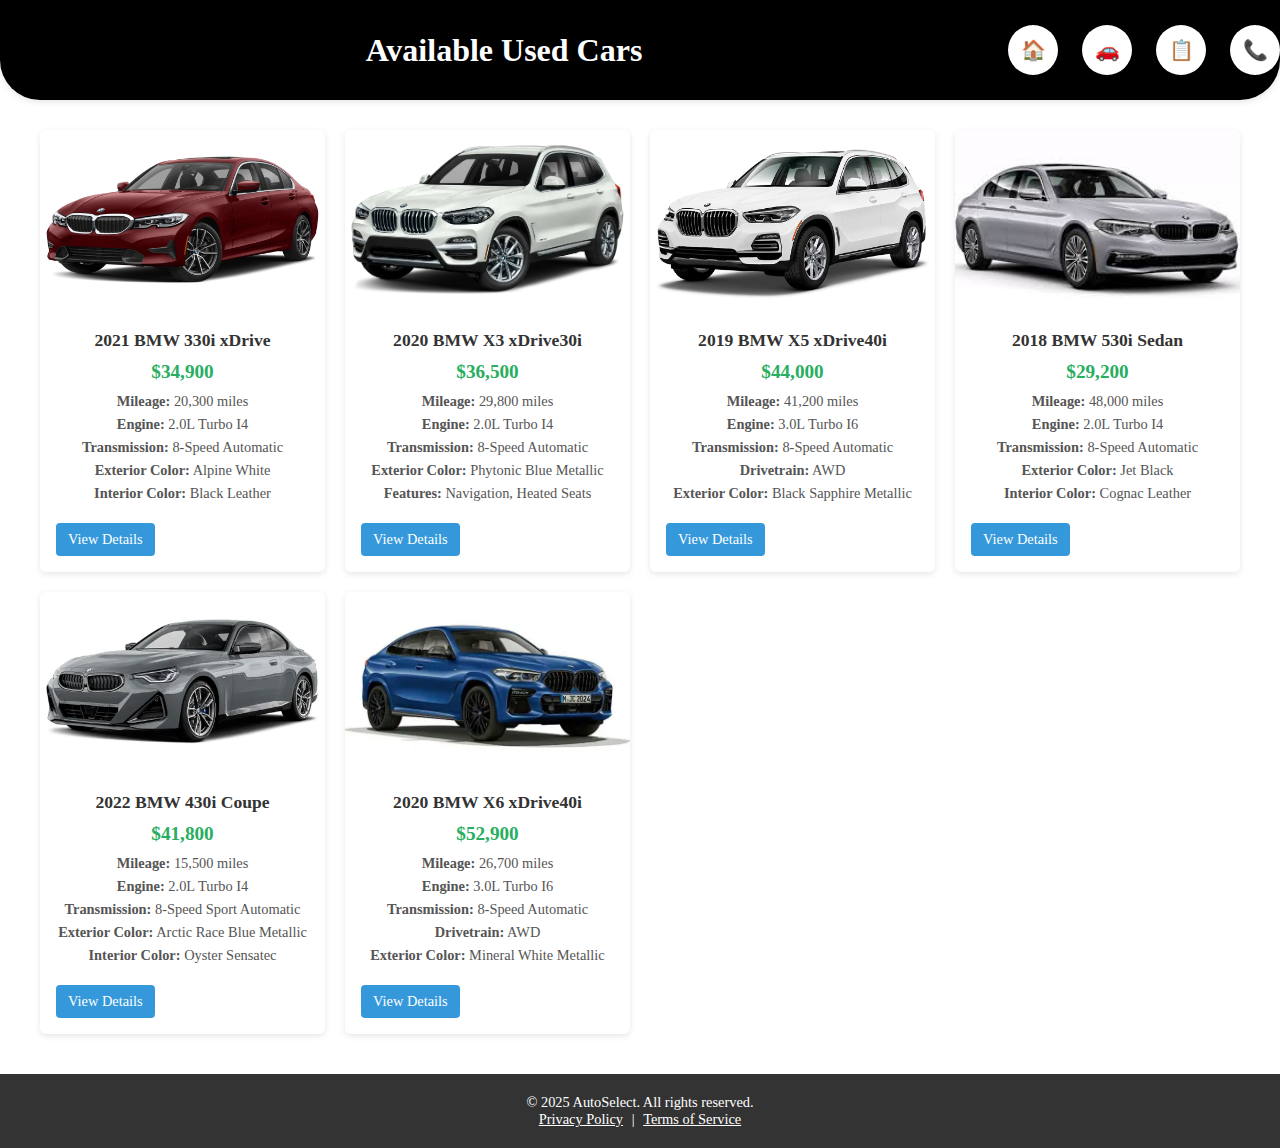
<file: BMW-used.html>
<!-- 

Welcome to GDB Online.
GDB online is an online compiler and debugger tool for C, C++, Python, Java, PHP, Ruby, Perl,
C#, OCaml, VB, Swift, Pascal, Fortran, Haskell, Objective-C, Assembly, HTML, CSS, JS, SQLite, Prolog.
Code, Compile, Run and Debug online from anywhere in world.

-->

<!DOCTYPE html>
<html lang="en">
<head>
    <meta charset="UTF-8">
    <meta name="viewport" content="width=device-width, initial-scale=1.0">
    <title>Used Car Listings</title>
    <link rel="stylesheet" href="used_cars_styling.css">
    
</head>

<body>

<div class="title">
    <p class="title-text">Available Used Cars</p>
    <a href="#" class="home-button">🏠</a>
    &nbsp;&nbsp;&nbsp;
    <a href="#" class="home-button">🚗</a>
    &nbsp;&nbsp;&nbsp;
    <a href="#" class="home-button">📋</a>
    &nbsp;&nbsp;&nbsp;
    <a href="#" class="home-button">📞</a>
</div>

<div class="car-listings-container">

    <!-- Car Card 1 -->
    <div class="car-card">
        <div class="car-image">
            <img src="2021BMW.webp" alt="2021 BMW 330i xDrive">
        </div>
        <div class="car-details">
            <h3>2021 BMW 330i xDrive</h3>
            <p class="car-price">$34,900</p>
            <ul class="car-specs">
                <li><strong>Mileage:</strong> 20,300 miles</li>
                <li><strong>Engine:</strong> 2.0L Turbo I4</li>
                <li><strong>Transmission:</strong> 8-Speed Automatic</li>
                <li><strong>Exterior Color:</strong> Alpine White</li>
                <li><strong>Interior Color:</strong> Black Leather</li>
            </ul>
            <a href="#" class="details-button">View Details</a>
        </div>
    </div>

    <!-- Car Card 2 -->
    <div class="car-card">
        <div class="car-image">
            <img src="2020BMW.webp" alt="2020 BMW X3 xDrive30i">
        </div>
        <div class="car-details">
            <h3>2020 BMW X3 xDrive30i</h3>
            <p class="car-price">$36,500</p>
            <ul class="car-specs">
                <li><strong>Mileage:</strong> 29,800 miles</li>
                <li><strong>Engine:</strong> 2.0L Turbo I4</li>
                <li><strong>Transmission:</strong> 8-Speed Automatic</li>
                <li><strong>Exterior Color:</strong> Phytonic Blue Metallic</li>
                <li><strong>Features:</strong> Navigation, Heated Seats</li>
            </ul>
            <a href="#" class="details-button">View Details</a>
        </div>
    </div>

    <!-- Car Card 3 -->
    <div class="car-card">
        <div class="car-image">
            <img src="2019BMW.avif" alt="2019 BMW X5 xDrive40i">
        </div>
        <div class="car-details">
            <h3>2019 BMW X5 xDrive40i</h3>
            <p class="car-price">$44,000</p>
            <ul class="car-specs">
                <li><strong>Mileage:</strong> 41,200 miles</li>
                <li><strong>Engine:</strong> 3.0L Turbo I6</li>
                <li><strong>Transmission:</strong> 8-Speed Automatic</li>
                <li><strong>Drivetrain:</strong> AWD</li>
                <li><strong>Exterior Color:</strong> Black Sapphire Metallic</li>
            </ul>
            <a href="#" class="details-button">View Details</a>
        </div>
    </div>
<!-- Car Card 4 -->
<div class="car-card">
    <div class="car-image">
        <img src="2018BMW.jpg" alt="2018 BMW 530i Sedan">
    </div>
    <div class="car-details">
        <h3>2018 BMW 530i Sedan</h3>
        <p class="car-price">$29,200</p>
        <ul class="car-specs">
            <li><strong>Mileage:</strong> 48,000 miles</li>
            <li><strong>Engine:</strong> 2.0L Turbo I4</li>
            <li><strong>Transmission:</strong> 8-Speed Automatic</li>
            <li><strong>Exterior Color:</strong> Jet Black</li>
            <li><strong>Interior Color:</strong> Cognac Leather</li>
        </ul>
        <a href="#" class="details-button">View Details</a>
    </div>
</div>

<!-- Car Card 5 -->
<div class="car-card">
    <div class="car-image">
        <img src="2022BMW.webp" alt="2022 BMW 430i Coupe">
    </div>
    <div class="car-details">
        <h3>2022 BMW 430i Coupe</h3>
        <p class="car-price">$41,800</p>
        <ul class="car-specs">
            <li><strong>Mileage:</strong> 15,500 miles</li>
            <li><strong>Engine:</strong> 2.0L Turbo I4</li>
            <li><strong>Transmission:</strong> 8-Speed Sport Automatic</li>
            <li><strong>Exterior Color:</strong> Arctic Race Blue Metallic</li>
            <li><strong>Interior Color:</strong> Oyster Sensatec</li>
        </ul>
        <a href="#" class="details-button">View Details</a>
    </div>
</div>

<!-- Car Card 6 -->
<div class="car-card">
    <div class="car-image">
        <img src="2020BMW-2.webp" alt="2020 BMW X6 xDrive40i">
    </div>
    <div class="car-details">
        <h3>2020 BMW X6 xDrive40i</h3>
        <p class="car-price">$52,900</p>
        <ul class="car-specs">
            <li><strong>Mileage:</strong> 26,700 miles</li>
            <li><strong>Engine:</strong> 3.0L Turbo I6</li>
            <li><strong>Transmission:</strong> 8-Speed Automatic</li>
            <li><strong>Drivetrain:</strong> AWD</li>
            <li><strong>Exterior Color:</strong> Mineral White Metallic</li>
        </ul>
        <a href="#" class="details-button">View Details</a>
    </div>
</div>

</div> <!-- end car-listings-container -->

<footer class="site-footer">
    <div class="container">
        <p>&copy; 2025 AutoSelect. All rights reserved.</p>
        <p><a href="#">Privacy Policy</a> | <a href="#">Terms of Service</a></p>
    </div>
</footer>

</body>
</html>
</file>
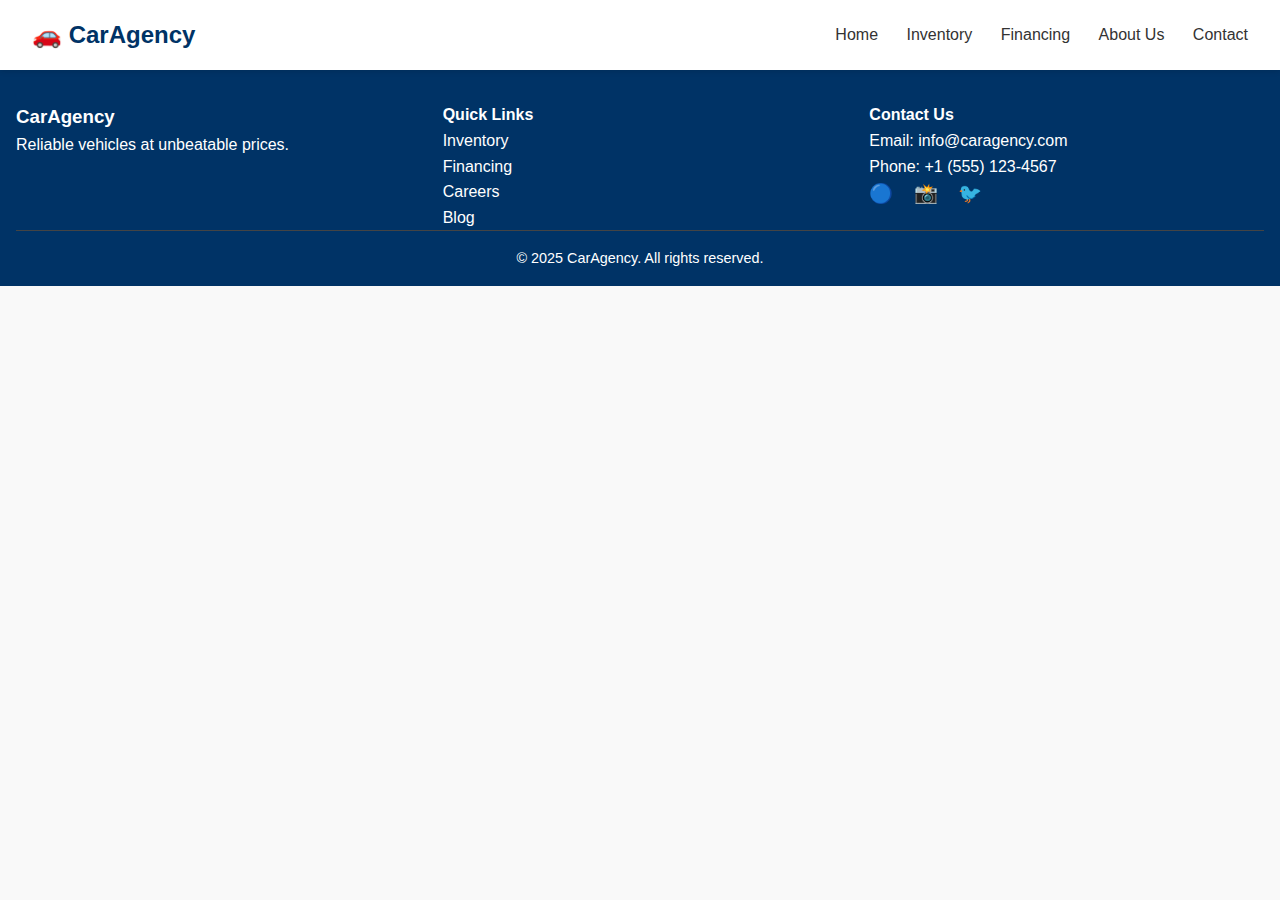
<file: header&footer.html>
<!DOCTYPE html>
<html lang="en">
<head>
  <meta charset="UTF-8" />
  <meta name="viewport" content="width=device-width, initial-scale=1.0"/>
  <title>Car Agency</title>
  <link rel="stylesheet" href="header_footer.css" />
</head>
<body>

  <!-- HEADER -->
  <header class="site-header">
    <div class="container">
      <div class="logo">🚗 CarAgency</div>
      <nav class="main-nav">
        <a href="#">Home</a>
        <a href="#">Inventory</a>
        <a href="#">Financing</a>
        <a href="#">About Us</a>
        <a href="#">Contact</a>
      </nav>
    </div>
  </header>

  <main class="content">
    <!-- Page content goes here -->
  </main>

  <!-- FOOTER -->
  <footer class="site-footer">
    <div class="container">
      <div class="footer-left">
        <h3>CarAgency</h3>
        <p>Reliable vehicles at unbeatable prices.</p>
      </div>
      <div class="footer-center">
        <h4>Quick Links</h4>
        <ul>
          <li><a href="#">Inventory</a></li>
          <li><a href="#">Financing</a></li>
          <li><a href="#">Careers</a></li>
          <li><a href="#">Blog</a></li>
        </ul>
      </div>
      <div class="footer-right">
        <h4>Contact Us</h4>
        <p>Email: info@caragency.com</p>
        <p>Phone: +1 (555) 123-4567</p>
        <div class="social-icons">
          <a href="#">🔵</a>
          <a href="#">📸</a>
          <a href="#">🐦</a>
        </div>
      </div>
    </div>
    <div class="footer-bottom">
      <p>&copy; 2025 CarAgency. All rights reserved.</p>
    </div>
  </footer>

</body>
</html>
</file>
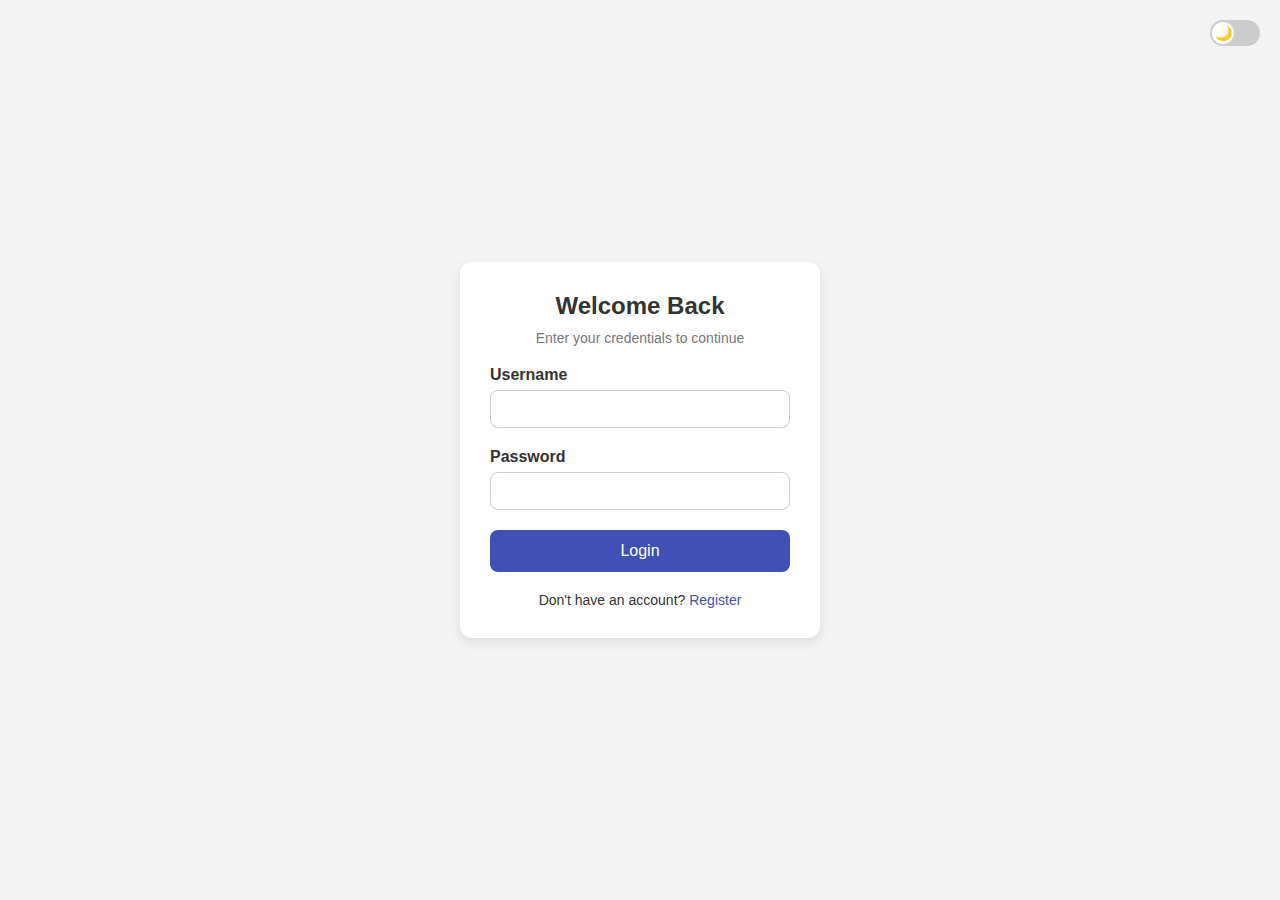
<file: login.html>
<!DOCTYPE html>
<html lang="en">
<head>
    <meta charset="UTF-8">
    <title>Login</title>
    <style>
        * {
            box-sizing: border-box;
            margin: 0;
            padding: 0;
            font-family: 'Segoe UI', Tahoma, Geneva, Verdana, sans-serif;
        }

        body {
            background-color: #f4f4f4;
            color: #333;
            min-height: 100vh;
            display: flex;
            justify-content: center;
            align-items: center;
            transition: background-color 0.3s, color 0.3s;
        }

        .auth-container {
            width: 100%;
            max-width: 400px;
            padding: 20px;
        }

        .auth-box {
            background: #ffffff;
            padding: 30px;
            border-radius: 12px;
            box-shadow: 0 4px 12px rgba(0, 0, 0, 0.1);
            text-align: center;
        }

        .auth-box h2 {
            margin-bottom: 10px;
        }

        .subtitle {
            font-size: 14px;
            color: #777;
            margin-bottom: 20px;
        }

        .form-group {
            margin-bottom: 20px;
            text-align: left;
        }

        .form-group label {
            display: block;
            margin-bottom: 6px;
            font-weight: bold;
        }

        .form-group input {
            width: 100%;
            padding: 10px;
            border: 1px solid #ccc;
            border-radius: 8px;
            font-size: 14px;
        }

        .btn-primary {
            width: 100%;
            padding: 12px;
            background-color: #3f51b5;
            color: white;
            border: none;
            border-radius: 8px;
            cursor: pointer;
            font-size: 16px;
            transition: background-color 0.3s ease;
        }

        .btn-primary:hover {
            background-color: #303f9f;
        }

        .bottom-link {
            margin-top: 20px;
            font-size: 14px;
        }

        .bottom-link a {
            color: #3f51b5;
            text-decoration: none;
        }

        .error {
            background-color: #f8d7da;
            color: #842029;
            padding: 10px;
            border-radius: 8px;
            margin-bottom: 15px;
        }

        .theme-toggle {
            position: absolute;
            top: 20px;
            right: 20px;
        }

        .switch {
            position: relative;
            display: inline-block;
            width: 50px;
            height: 26px;
        }

        .switch input {
            opacity: 0;
            width: 0;
            height: 0;
        }

        .slider {
            position: absolute;
            cursor: pointer;
            top: 0;
            left: 0;
            right: 0;
            bottom: 0;
            background-color: #ccc;
            border-radius: 34px;
            transition: background-color 0.4s;
        }

        .slider::before {
            content: "🌙";
            position: absolute;
            height: 22px;
            width: 22px;
            left: 2px;
            bottom: 2px;
            background-color: white;
            border-radius: 50%;
            transition: transform 0.4s, content 0.4s;
            display: flex;
            align-items: center;
            justify-content: center;
            font-size: 14px;
        }

        input:checked + .slider {
            background-color: #3f51b5;
        }

        input:checked + .slider::before {
            transform: translateX(24px);
            content: "☀️";
        }

        body.dark-mode {
            background-color: #121212;
            color: #e0e0e0;
        }

        body.dark-mode .auth-box {
            background-color: #1e1e1e;
        }

        body.dark-mode .form-group input {
            background-color: #2c2c2c;
            border: 1px solid #555;
            color: #e0e0e0;
        }

        body.dark-mode .btn-primary {
            background-color: #5c6bc0;
        }

        body.dark-mode .btn-primary:hover {
            background-color: #3949ab;
        }

        body.dark-mode .bottom-link a {
            color: #90caf9;
        }
    </style>
</head>
<body>

<div class="theme-toggle">
    <label class="switch">
        <input type="checkbox" id="themeSwitcher">
        <span class="slider round"></span>
    </label>
</div>

<div class="auth-container">
    <div class="auth-box">
        <h2>Welcome Back</h2>
        <p class="subtitle">Enter your credentials to continue</p>

        <div class="error" style="display:none;">Invalid credentials</div>

        <form action="/login" method="post">
            <div class="form-group">
                <label for="username">Username</label>
                <input type="text" id="username" name="username" required>
            </div>

            <div class="form-group">
                <label for="password">Password</label>
                <input type="password" id="password" name="password" required>
            </div>

            <button type="submit" class="btn-primary">Login</button>
        </form>

        <div class="bottom-link">
            <p>Don't have an account? <a href="register.html">Register</a></p>
        </div>
    </div>
</div>

<script>
    const toggle = document.getElementById("themeSwitcher");
    const body = document.body;

    function updateTheme() {
        if (toggle.checked) {
            body.classList.add("dark-mode");
            localStorage.setItem("theme", "dark");
        } else {
            body.classList.remove("dark-mode");
            localStorage.setItem("theme", "light");
        }
    }

    toggle.addEventListener("change", updateTheme);

    const savedTheme = localStorage.getItem("theme");
    if (savedTheme === "dark") {
        toggle.checked = true;
    }
    updateTheme();
</script>

</body>
</html>
</file>
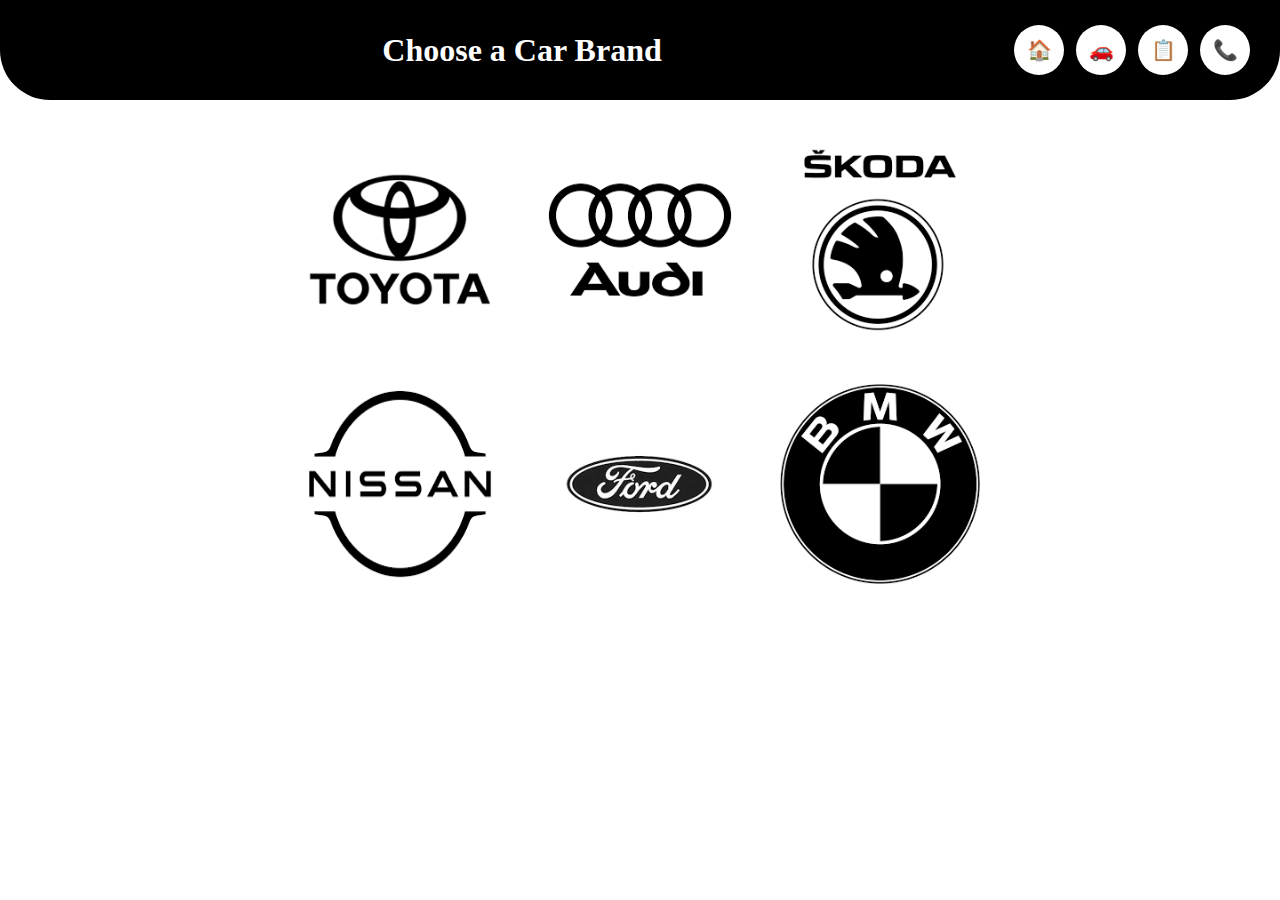
<file: project.html>
<!DOCTYPE html>
<html lang="en">
<head>
    <meta charset="UTF-8">
    <title>Car Brands</title>
    <link rel="stylesheet" href="styling_choose_brand.css">
</head>
<body>

    <div class="title">
        <p class="title-text">Choose a Car Brand</p>
      <a href="#" class="home-button">🏠</a>
		&nbsp;&nbsp;&nbsp;
	  <a href="#" class="home-button">🚗</a>
		&nbsp;&nbsp;&nbsp;
      <a href="#" class="home-button">📋</a>
		&nbsp;&nbsp;&nbsp;
      <a href="#" class="home-button">📞</a>

    </div>

    <div class="logo-row">
        <a href="Toyota.html">
            <img src="toyota.png" alt="Toyota Logo" class="car-logo">
        </a>
        <a href="Audi.html">
            <img src="audi.png" alt="audi Logo" class="car-logo">
        </a>
        <a href="skoda.html">
            <img src="skoda.png" alt="skoda Logo" class="car-logo">
        </a>
    </div>
    
    <div class="logo-row">
        <a href="nissan.html">
            <img src="nissan.png" alt="nissan Logo" class="car-logo">
        </a>
        <a href="ford.html">
            <img src="ford.png" alt="ford Logo" class="car-logo">
        </a>
        <a href="bmw.html">
            <img src="bmw.png" alt="bmw Logo" class="car-logo">
        </a>
    </div>

</body>
</html>
</file>
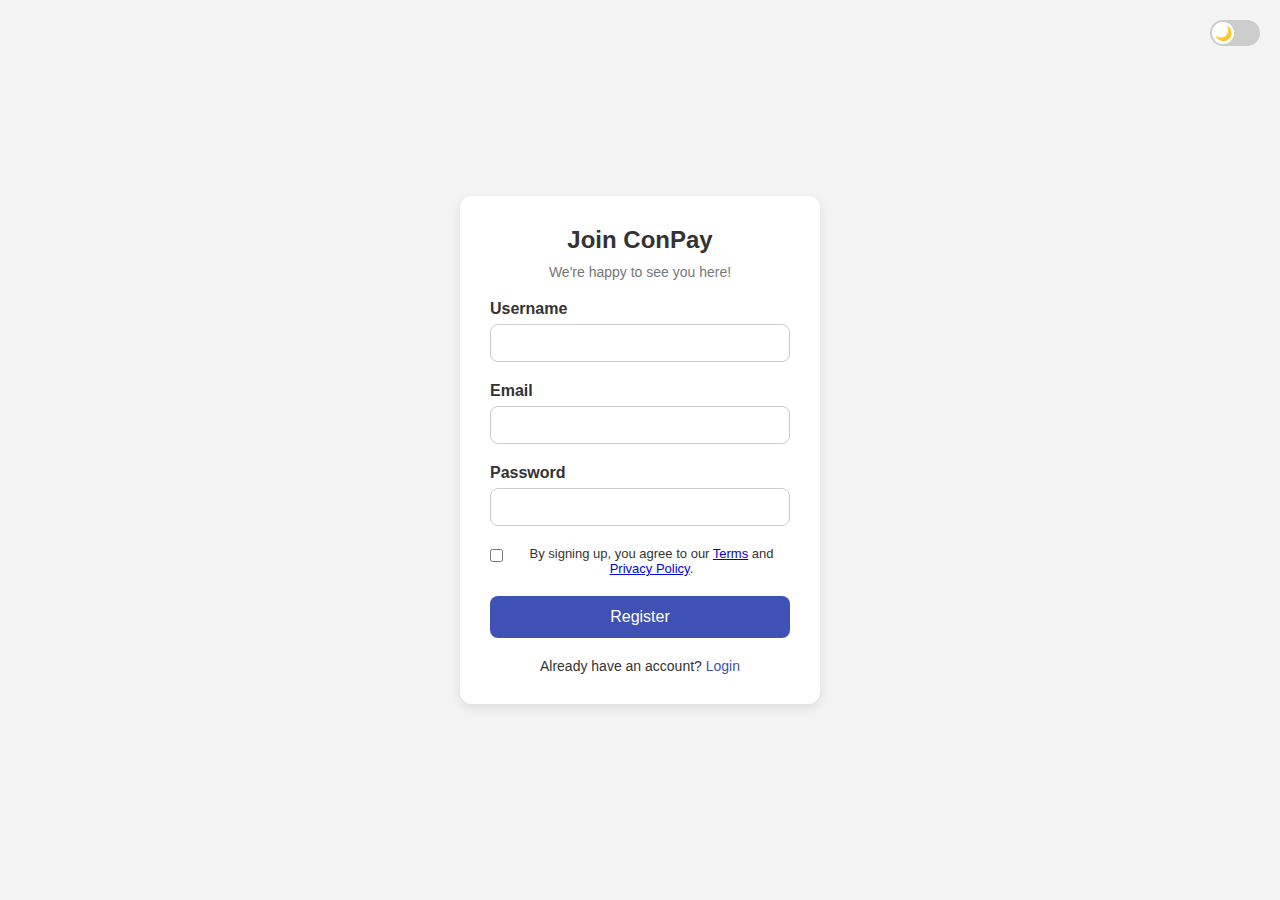
<file: register.html>
<!DOCTYPE html>
<html lang="en">
<head>
    <meta charset="UTF-8">
    <title>Register</title>
    <style>
        * {
            box-sizing: border-box;
            margin: 0;
            padding: 0;
            font-family: 'Segoe UI', Tahoma, Geneva, Verdana, sans-serif;
        }

        body {
            background-color: #f4f4f4;
            color: #333;
            min-height: 100vh;
            display: flex;
            justify-content: center;
            align-items: center;
            transition: background-color 0.3s, color 0.3s;
        }

        .auth-container {
            width: 100%;
            max-width: 400px;
            padding: 20px;
        }

        .auth-box {
            background: #ffffff;
            padding: 30px;
            border-radius: 12px;
            box-shadow: 0 4px 12px rgba(0, 0, 0, 0.1);
            text-align: center;
        }

        .auth-box h2 {
            margin-bottom: 10px;
        }

        .subtitle {
            font-size: 14px;
            color: #777;
            margin-bottom: 20px;
        }

        .form-group {
            margin-bottom: 20px;
            text-align: left;
        }

        .form-group label {
            display: block;
            margin-bottom: 6px;
            font-weight: bold;
        }

        .form-group input {
            width: 100%;
            padding: 10px;
            border: 1px solid #ccc;
            border-radius: 8px;
            font-size: 14px;
        }

        .checkbox-group {
            display: flex;
            align-items: flex-start;
            margin-bottom: 20px;
            font-size: 13px;
        }

        .checkbox-group input {
            margin-right: 10px;
            margin-top: 3px;
        }

        .btn-primary {
            width: 100%;
            padding: 12px;
            background-color: #3f51b5;
            color: white;
            border: none;
            border-radius: 8px;
            cursor: pointer;
            font-size: 16px;
            transition: background-color 0.3s ease;
        }

        .btn-primary:hover {
            background-color: #303f9f;
        }

        .bottom-link {
            margin-top: 20px;
            font-size: 14px;
        }

        .bottom-link a {
            color: #3f51b5;
            text-decoration: none;
        }

        .error {
            background-color: #f8d7da;
            color: #842029;
            padding: 10px;
            border-radius: 8px;
            margin-bottom: 15px;
        }

        .theme-toggle {
            position: absolute;
            top: 20px;
            right: 20px;
        }

        .switch {
            position: relative;
            display: inline-block;
            width: 50px;
            height: 26px;
        }

        .switch input {
            opacity: 0;
            width: 0;
            height: 0;
        }

        .slider {
            position: absolute;
            cursor: pointer;
            top: 0;
            left: 0;
            right: 0;
            bottom: 0;
            background-color: #ccc;
            border-radius: 34px;
            transition: background-color 0.4s;
        }

        .slider::before {
            content: "🌙";
            position: absolute;
            height: 22px;
            width: 22px;
            left: 2px;
            bottom: 2px;
            background-color: white;
            border-radius: 50%;
            transition: transform 0.4s, content 0.4s;
            display: flex;
            align-items: center;
            justify-content: center;
            font-size: 14px;
        }

        input:checked + .slider {
            background-color: #3f51b5;
        }

        input:checked + .slider::before {
            transform: translateX(24px);
            content: "☀️";
        }

        body.dark-mode {
            background-color: #121212;
            color: #e0e0e0;
        }

        body.dark-mode .auth-box {
            background-color: #1e1e1e;
        }

        body.dark-mode .form-group input {
            background-color: #2c2c2c;
            border: 1px solid #555;
            color: #e0e0e0;
        }

        body.dark-mode .btn-primary {
            background-color: #5c6bc0;
        }

        body.dark-mode .btn-primary:hover {
            background-color: #3949ab;
        }

        body.dark-mode .bottom-link a {
            color: #90caf9;
        }
    </style>
</head>
<body>

<div class="theme-toggle">
    <label class="switch">
        <input type="checkbox" id="themeSwitcher">
        <span class="slider"></span>
    </label>
</div>

<div class="auth-container">
    <div class="auth-box">
        <h2>Join ConPay</h2>
        <p class="subtitle">We're happy to see you here!</p>

        <div class="error" style="display:none;">This is a sample error message.</div>

        <form action="register" method="post">
            <div class="form-group">
                <label for="userName">Username</label>
                <input type="text" id="userName" name="userName" required>
            </div>

            <div class="form-group">
                <label for="email">Email</label>
                <input type="email" id="email" name="email" required>
            </div>

            <div class="form-group">
                <label for="password">Password</label>
                <input type="password" id="password" name="password" required>
            </div>

            <div class="checkbox-group">
                <input type="checkbox" id="terms" name="terms" required>
                <label for="terms">
                    By signing up, you agree to our <a href="#">Terms</a> and <a href="#">Privacy Policy</a>.
                </label>
            </div>

            <button type="submit" class="btn-primary">Register</button>
        </form>

        <div class="bottom-link">
            <p>Already have an account? <a href="login.html">Login</a></p>
        </div>
    </div>
</div>

<script>
    const toggle = document.getElementById("themeSwitcher");
    const body = document.body;

    function updateTheme() {
        if (toggle.checked) {
            body.classList.add("dark-mode");
            localStorage.setItem("theme", "dark");
        } else {
            body.classList.remove("dark-mode");
            localStorage.setItem("theme", "light");
        }
    }

    toggle.addEventListener("change", updateTheme);

    const savedTheme = localStorage.getItem("theme");
    if (savedTheme === "dark") {
        toggle.checked = true;
    }
    updateTheme();
</script>

</body>
</html>
</file>
<file: used_cars_styling.css>
* {
    margin: 0;
    padding: 0;
    box-sizing: border-box;
}



body {
    background-color: white;
    text-align: center;
    font-family: Cambria;
}

h1 {
    text-align: center;
    margin-bottom: 30px;
    color: #2c3e50;
}

/* Car Listings Container */
.car-listings-container {
    display: grid;
    grid-template-columns: repeat(auto-fit, minmax(280px, 1fr));
    gap: 20px;
    max-width: 1200px;
    margin: 0 auto;
}

/* Car Card */
.car-card {
    background: #fff;
    border-radius: 6px;
    overflow: hidden;
    box-shadow: 0 2px 6px rgba(0, 0, 0, 0.1);
    transition: transform 0.2s ease;
    display: flex;
    flex-direction: column;
}

.car-card:hover {
    transform: translateY(-4px);
}

.car-image img {
    width: 100%;
    height: 180px;
    object-fit: cover;
}

.car-details {
    padding: 16px;
    display: flex;
    flex-direction: column;
}

.car-details h3 {
    margin: 0 0 10px;
    font-size: 1.1em;
    color: #333;
}

.car-price {
    font-size: 1.2em;
    font-weight: bold;
    color: #27ae60;
    margin-bottom: 10px;
}

.car-specs {
    list-style: none;
    padding: 0;
    margin: 0 0 15px;
    font-size: 0.9em;
    color: #555;
}

.car-specs li {
    margin-bottom: 6px;
}

.details-button {
    align-self: flex-start;
    padding: 8px 12px;
    background-color: #3498db;
    color: white;
    text-decoration: none;
    border-radius: 4px;
    font-size: 0.9em;
    transition: background-color 0.2s;
}

.details-button:hover {
    background-color: #2980b9;
}

/* Footer Styling */
.site-footer {
    margin-top: 40px;
    padding: 20px;
    background-color: #333;
    color: #fff;
    text-align: center;
    font-size: 0.9em;
}

.site-footer a {
    color: #fff;
    text-decoration: underline;
    margin: 0 5px;
}








.title {
    
    top: 0;
    left: 0;
    right: 0;
      margin-bottom: 30px;
    background-color: black;
    color: #333;
    font-size: 24pt;
    font-weight: bold;
    text-align: center;
    height: 100px;
    display: flex;
    align-items: center;
    justify-content: center;
    border-bottom-left-radius: 40px;
    border-bottom-right-radius: 40px;
    box-shadow: 0 2px 6px rgba(0, 0, 0, 0.1); /* optional shadow for depth */
}

.title-text {
    color: white;
    font-size: 24pt;
    font-weight: bold;
    margin: 0 auto;
    flex: 1;
    text-align: center;
}

.home-button {
    width: 50px;
    height: 50px;
    background: white;
    border: none;
    border-radius: 50%;
    color: #0072ff;
    font-size: 20px;
    text-align: center;
    line-height: 50px;
    font-weight: bold;
    text-decoration: none;
    box-shadow: 0 4px 10px rgba(0, 0, 0, 0.1);
    transition: transform 0.2s ease, box-shadow 0.2s ease, background-color 0.3s ease;
    display: flex;
    align-items: center;
    justify-content: center;
}

.home-button:hover {
    transform: scale(1.1);
    box-shadow: 0 6px 15px rgba(0, 0, 0, 0.2);
    background-color: #f0f8ff;
    cursor: pointer;
}

.home-button:active {
    transform: scale(0.95);
    box-shadow: 0 2px 6px rgba(0, 0, 0, 0.15);
}
</file>
<file: header_footer.css>
* {
    box-sizing: border-box;
    margin: 0;
    padding: 0;
  }
  
  body {
    font-family: 'Segoe UI', sans-serif;
    line-height: 1.6;
    background-color: #f9f9f9;
    color: #333;
  }
  
  /* Header */
  .site-header {
    background-color: #fff;
    box-shadow: 0 2px 5px rgba(0,0,0,0.1);
    position: sticky;
    top: 0;
    z-index: 1000;
  }
  
  .site-header .container {
    display: flex;
    justify-content: space-between;
    align-items: center;
    padding: 1rem 2rem;
  }
  
  .logo {
    font-size: 1.5rem;
    font-weight: bold;
    color: #003366;
  }
  
  .main-nav a {
    margin-left: 1.5rem;
    text-decoration: none;
    color: #333;
    font-weight: 500;
  }
  
  .main-nav a:hover {
    color: #0077cc;
  }
  
  /* Footer */
  .site-footer {
    background-color: #003366;
    color: #fff;
    padding: 2rem 1rem 1rem;
  }
  
  .site-footer .container {
    display: flex;
    flex-wrap: wrap;
    justify-content: space-between;
    gap: 2rem;
  }
  
  .footer-left,
  .footer-center,
  .footer-right {
    flex: 1;
    min-width: 200px;
  }
  
  .footer-center ul {
    list-style: none;
  }
  
  .footer-center a,
  .footer-right a {
    color: #ffffff;
    text-decoration: none;
  }
  
  .footer-center a:hover,
  .footer-right a:hover {
    text-decoration: underline;
  }
  
  .social-icons a {
    margin-right: 1rem;
    font-size: 1.2rem;
  }
  
  .footer-bottom {
    text-align: center;
    padding-top: 1rem;
    border-top: 1px solid #444;
    font-size: 0.9rem;
  }
</file>
<file: styling_choose_brand.css>
* {
    margin: 0;
    padding: 0;
    box-sizing: border-box;
}

body {
    background-color: white;
    text-align: center;
    font-family: Cambria;
}

.title {
    display: flex;
    justify-content: space-between;
    align-items: center;
    background-color: black;
    height: 100px;
    padding: 0 30px;
    margin-bottom: 40px;
    border-bottom-left-radius: 50px;
    border-bottom-right-radius: 50px;
}


.title-text {
    color: white;
    font-size: 24pt;
    font-weight: bold;
    margin: 0 auto;
    flex: 1;
    text-align: center;
}

.home-button {
    width: 50px;
    height: 50px;
    background: white;
    border: none;
    border-radius: 50%;
    color: #0072ff;
    font-size: 20px;
    text-align: center;
    line-height: 50px;
    font-weight: bold;
    text-decoration: none;
    box-shadow: 0 4px 10px rgba(0, 0, 0, 0.1);
    transition: transform 0.2s ease, box-shadow 0.2s ease, background-color 0.3s ease;
    display: flex;
    align-items: center;
    justify-content: center;
}

.home-button:hover {
    transform: scale(1.1);
    box-shadow: 0 6px 15px rgba(0, 0, 0, 0.2);
    background-color: #f0f8ff;
    cursor: pointer;
}

.home-button:active {
    transform: scale(0.95);
    box-shadow: 0 2px 6px rgba(0, 0, 0, 0.15);
}


.car-logo {
    width: 200px;
    height: 200px;
    transition: transform 0.3s ease, box-shadow 0.3s ease;
    border-radius: 15px;
}

.car-logo:hover {
    transform: scale(1.1);
    box-shadow: 0 8px 16px rgba(0, 0, 0, 0.3);
    cursor: pointer;
}

.logo-row {
    display: flex;
    justify-content: center;
    gap: 40px;
    margin-bottom: 40px;
}
</file>
